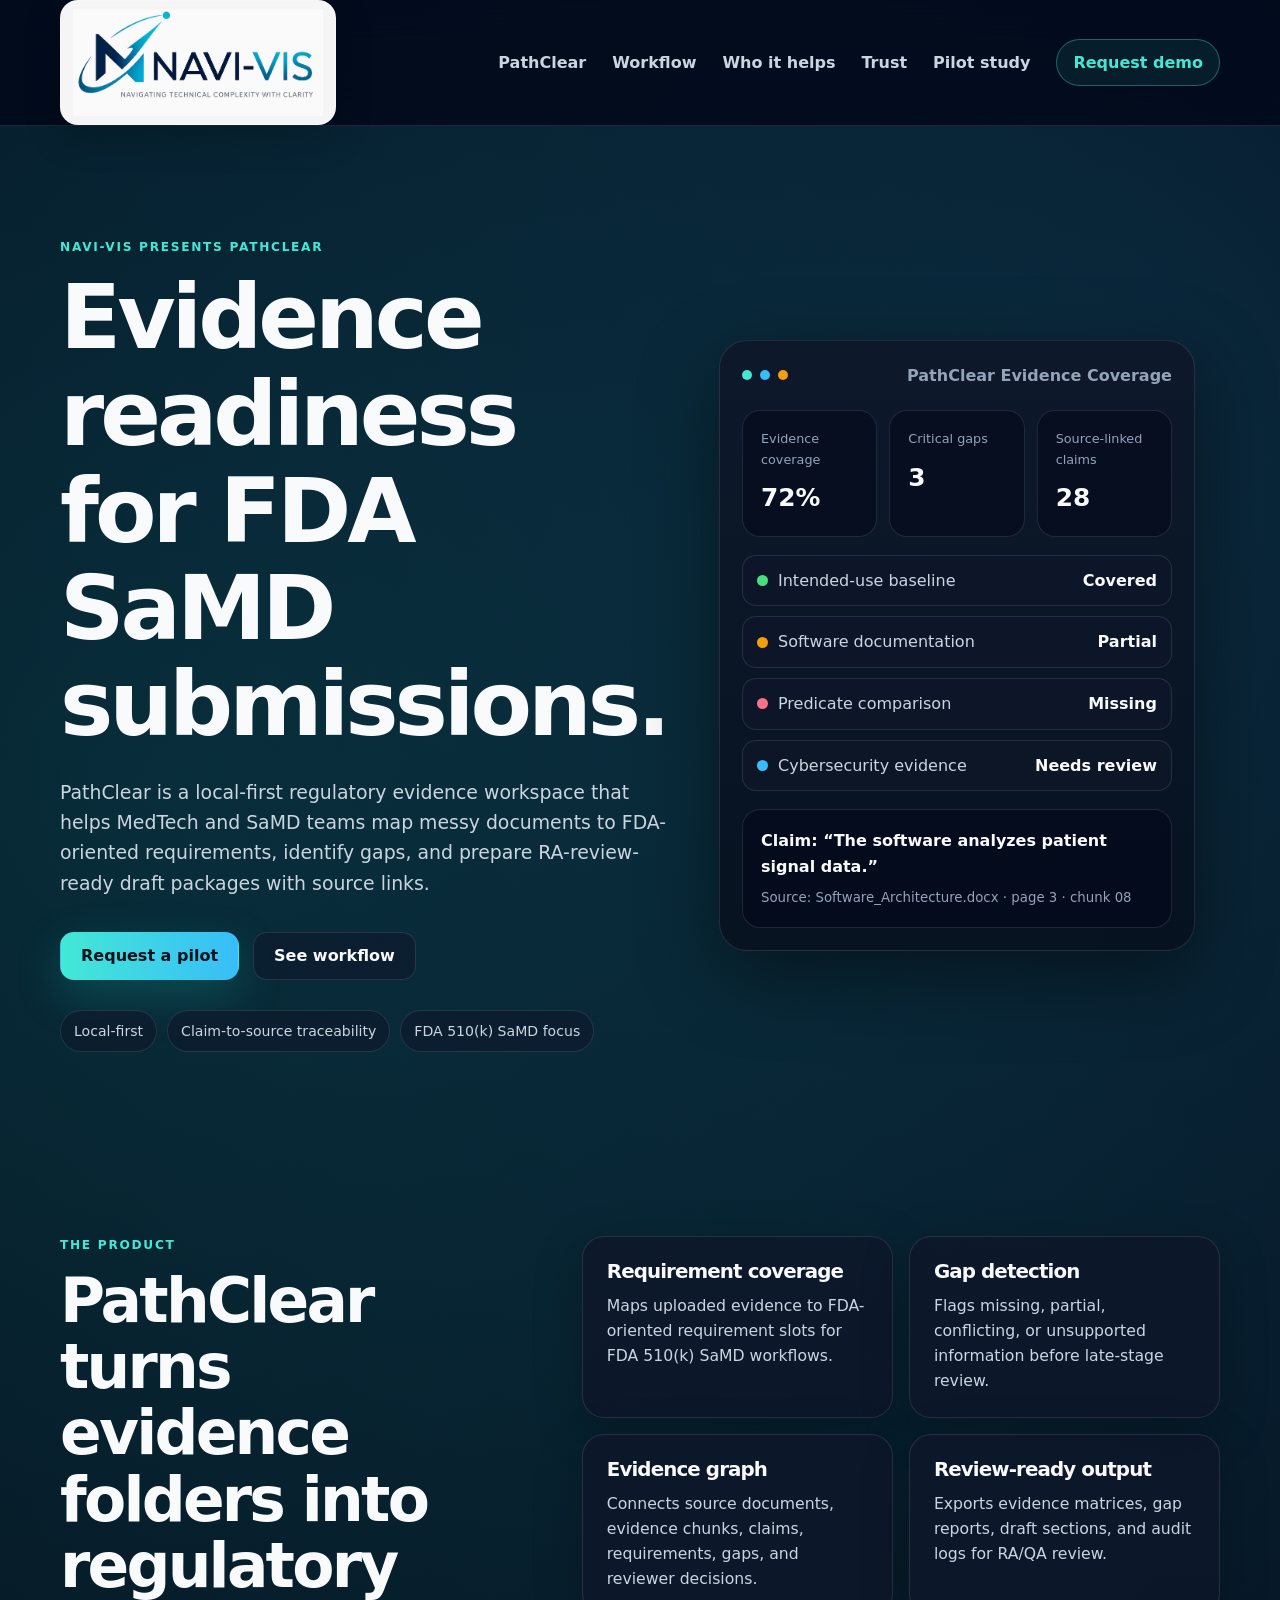
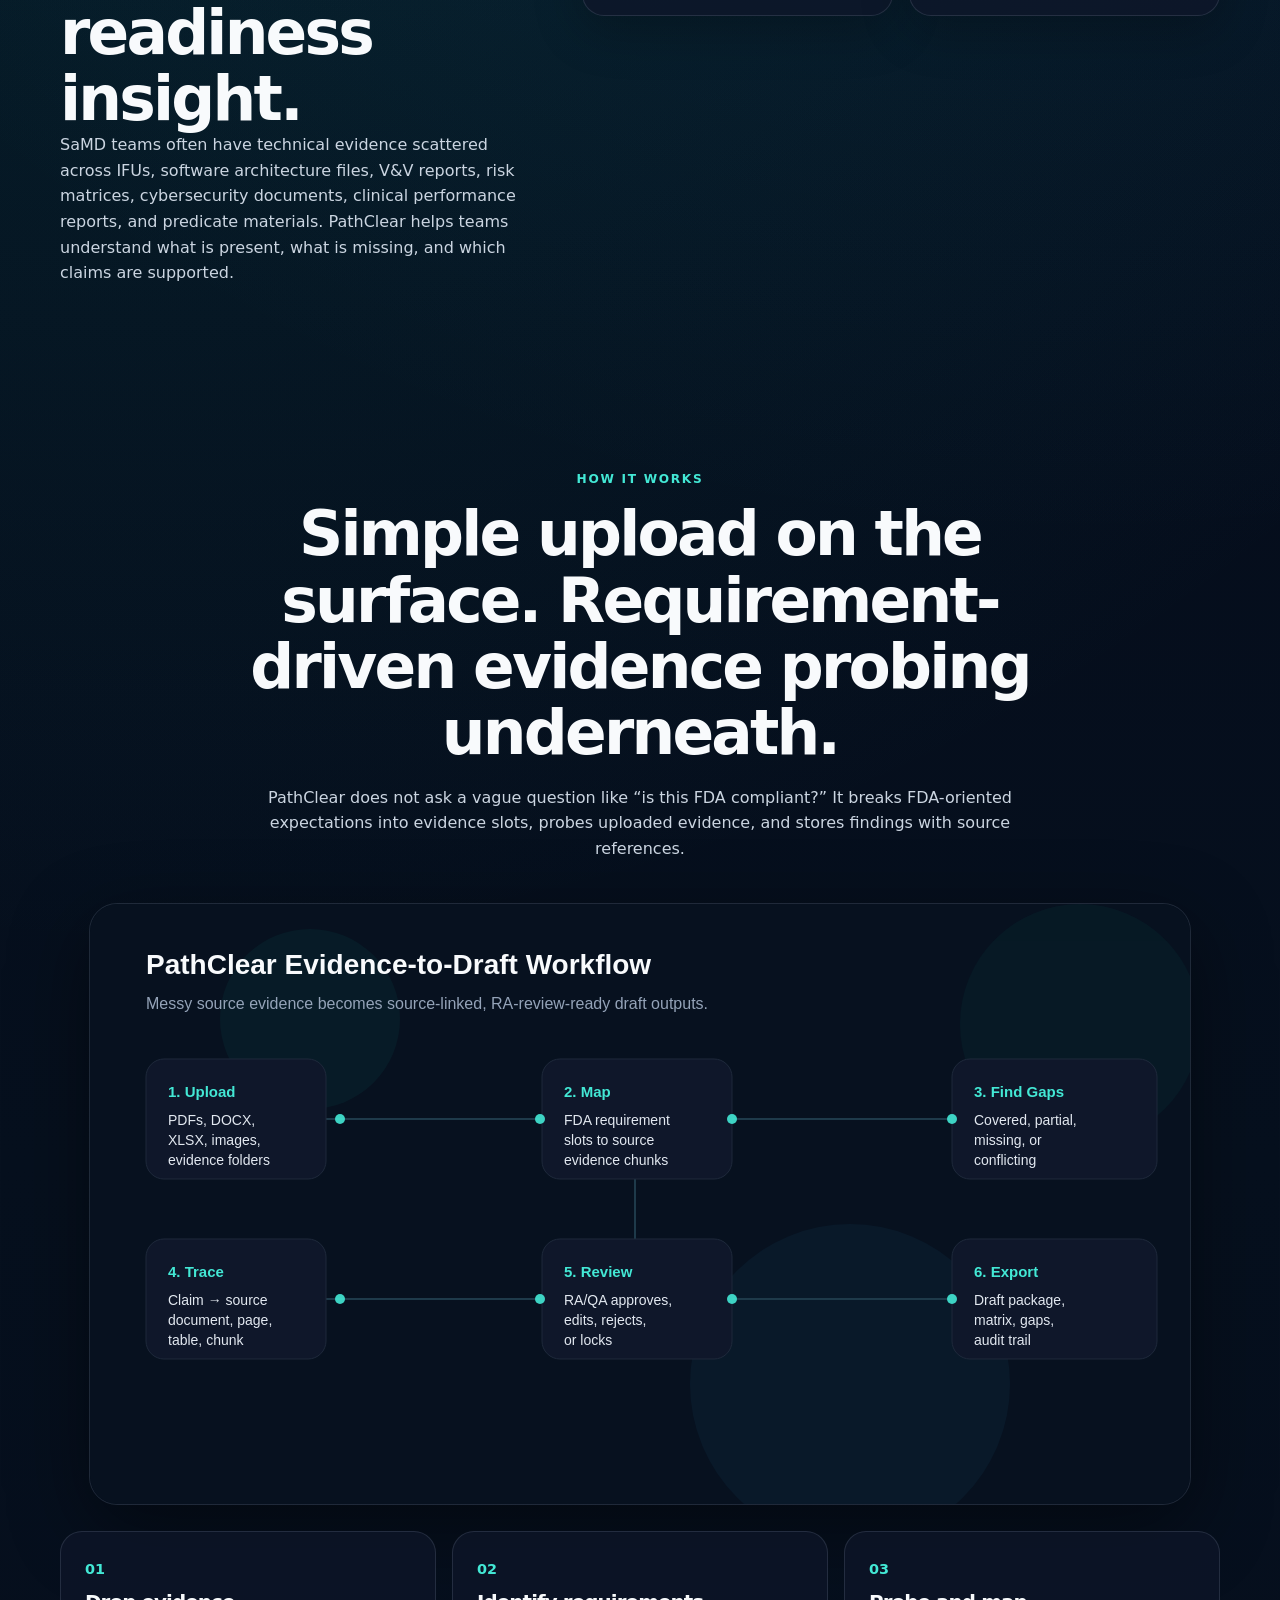
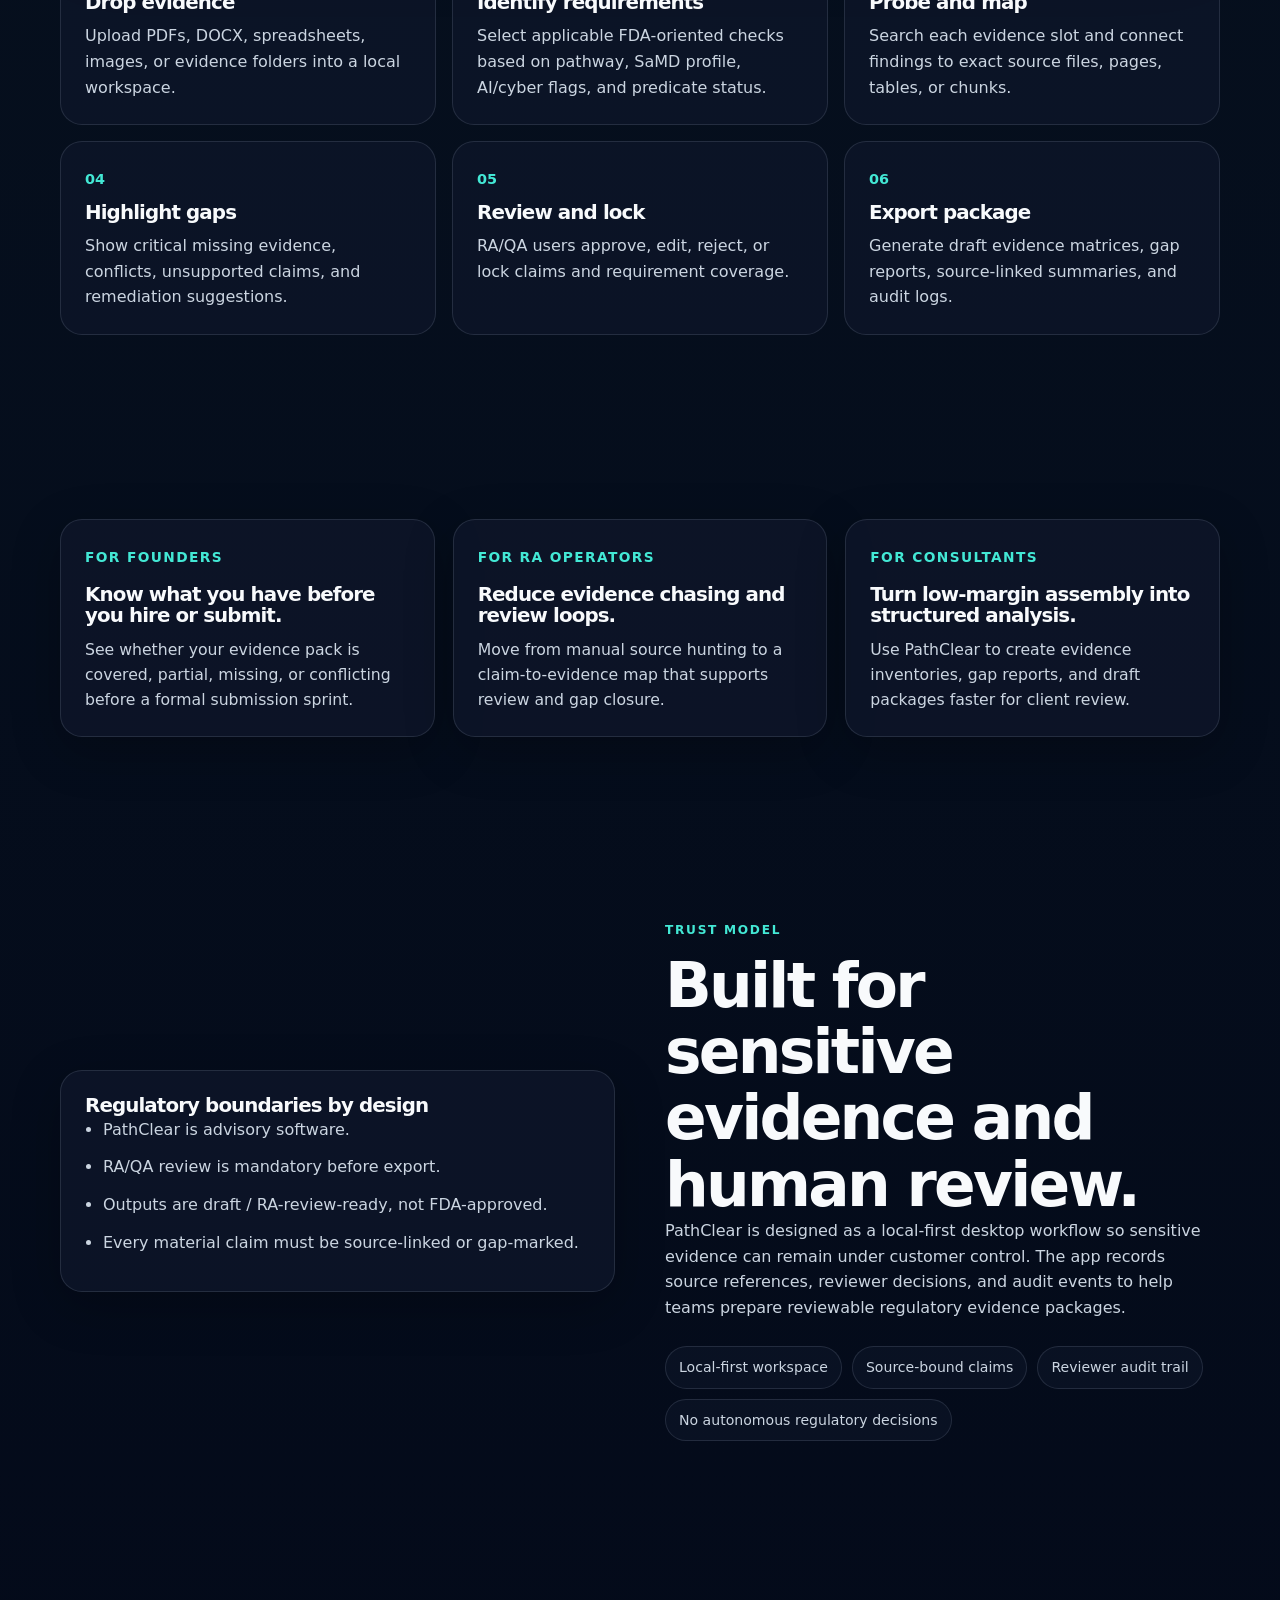
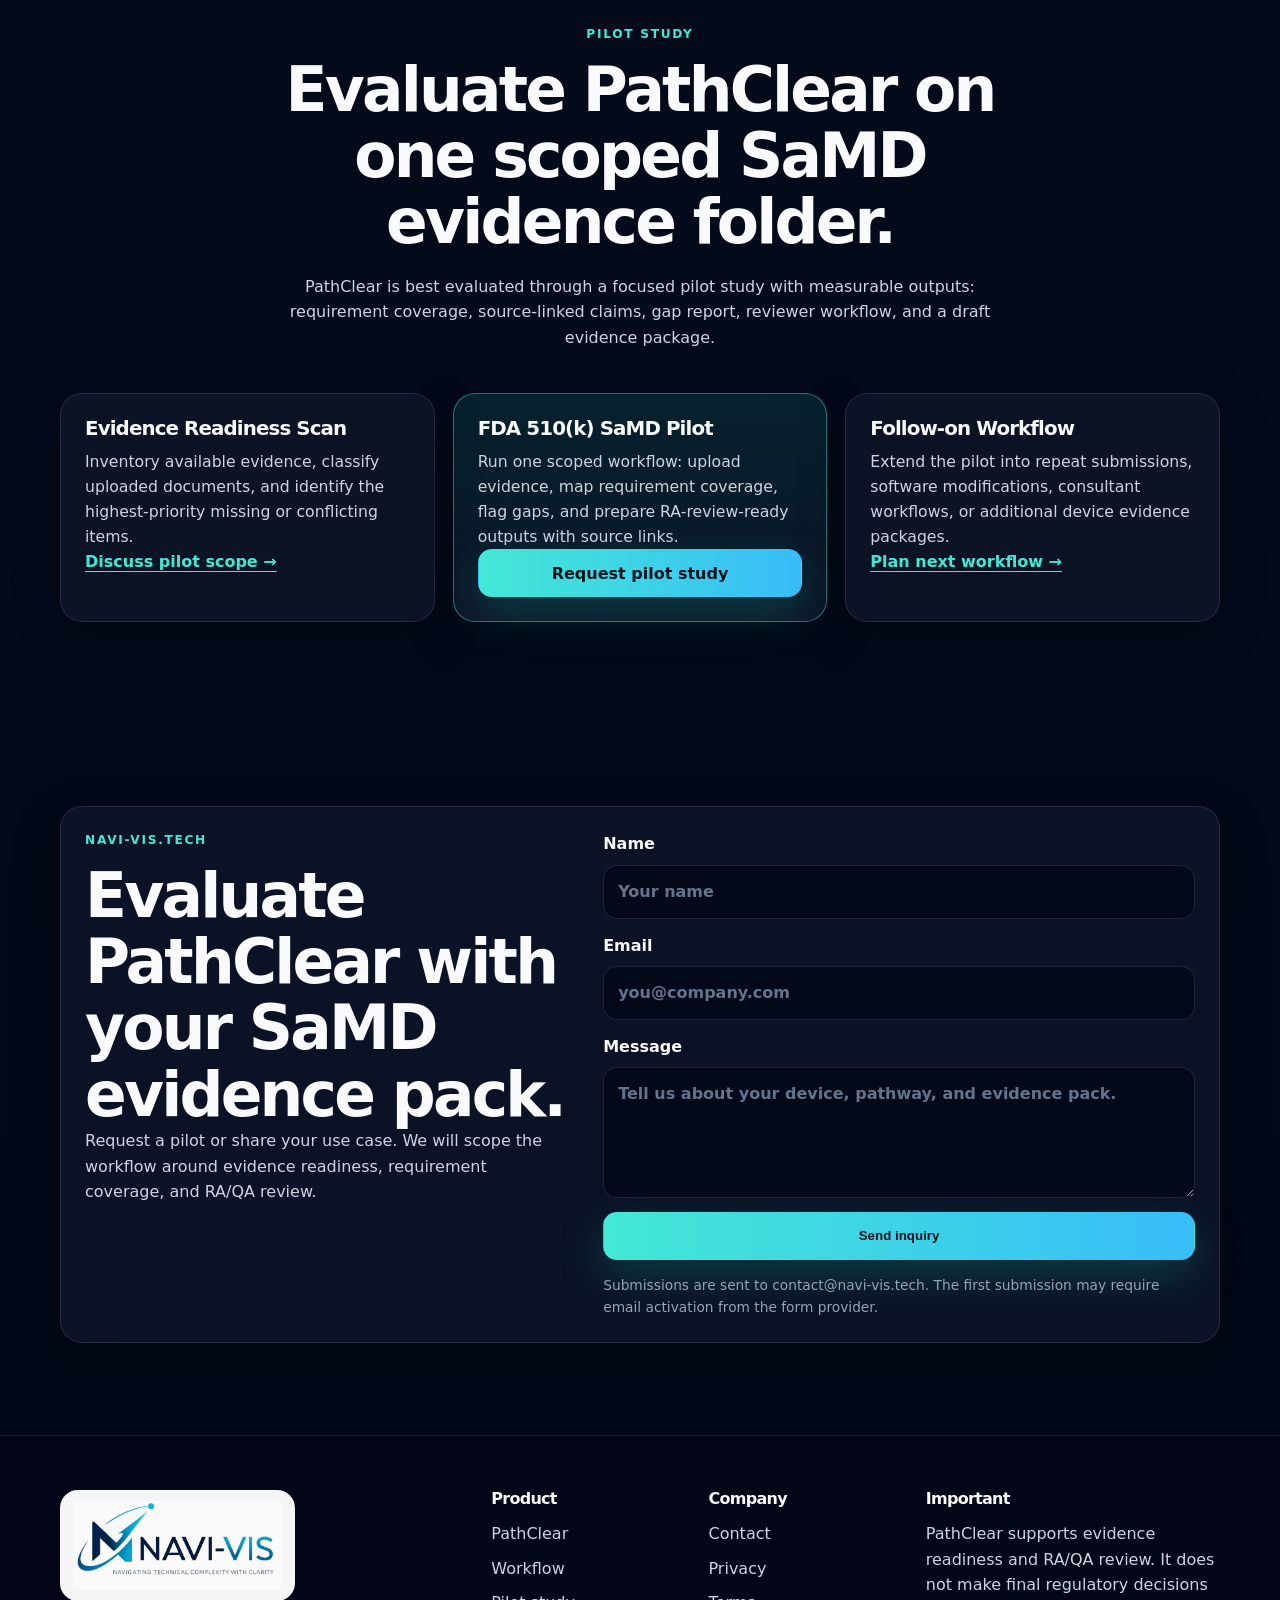
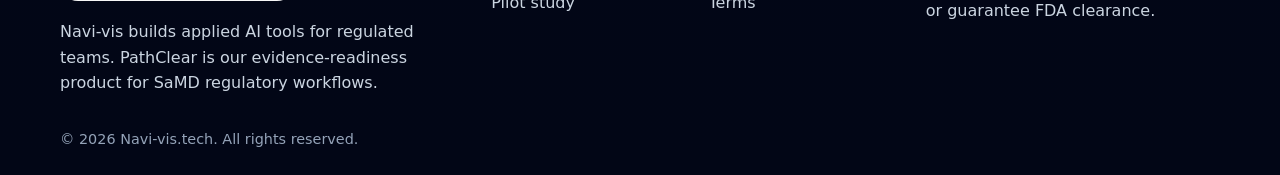
<file: index.html>
<!doctype html>
<html lang="en">
<head>
  <meta charset="utf-8" />
  <meta name="viewport" content="width=device-width, initial-scale=1" />
  <title>Navi-vis.tech | PathClear for FDA SaMD Evidence Readiness</title>
  <meta name="description" content="Navi-vis builds PathClear, a local-first regulatory evidence workspace for FDA 510(k) SaMD readiness, claim-to-source traceability, gap reports, and RA-review-ready draft packages." />
  <meta property="og:title" content="Navi-vis.tech | PathClear" />
  <meta property="og:description" content="Upload your SaMD evidence. PathClear maps it to FDA-oriented requirements, flags gaps, and produces RA-review-ready draft packages with source links." />
  <meta property="og:type" content="website" />
  <meta name="theme-color" content="#020617" />
  <link rel="icon" href="assets/favicon.png" type="image/png" />
  <link rel="stylesheet" href="styles.css" />
</head>
<body>
  <header class="site-header" id="top">
    <nav class="nav container" aria-label="Primary navigation">
      <a href="#top" class="brand" aria-label="Navi-vis.tech home">
        <img src="assets/navi-vis-logo.png" alt="Navi-vis.tech" />
      </a>
      <button class="nav-toggle" aria-label="Open navigation" aria-expanded="false">☰</button>
      <div class="nav-links">
        <a href="#pathclear">PathClear</a>
        <a href="#workflow">Workflow</a>
        <a href="#buyers">Who it helps</a>
        <a href="#security">Trust</a>
        <a href="#pilot">Pilot study</a>
        <a href="#contact" class="nav-cta">Request demo</a>
      </div>
    </nav>
  </header>

  <main>
    <section class="hero section">
      <div class="container hero-grid">
        <div class="hero-copy">
          <div class="eyebrow">Navi-vis presents PathClear</div>
          <h1>Evidence readiness for FDA SaMD submissions.</h1>
          <p class="hero-subtitle">PathClear is a local-first regulatory evidence workspace that helps MedTech and SaMD teams map messy documents to FDA-oriented requirements, identify gaps, and prepare RA-review-ready draft packages with source links.</p>
          <div class="hero-actions">
            <a class="button primary" href="#contact">Request a pilot</a>
            <a class="button secondary" href="#workflow">See workflow</a>
          </div>
          <div class="trust-strip" aria-label="Product highlights">
            <span>Local-first</span>
            <span>Claim-to-source traceability</span>
            <span>FDA 510(k) SaMD focus</span>
          </div>
        </div>
        <div class="hero-card" aria-label="PathClear dashboard preview">
          <div class="dashboard-top">
            <span class="dot teal"></span><span class="dot blue"></span><span class="dot amber"></span>
            <span class="dash-title">PathClear Evidence Coverage</span>
          </div>
          <div class="score-panel">
            <div>
              <span class="label">Evidence coverage</span>
              <strong>72%</strong>
            </div>
            <div>
              <span class="label">Critical gaps</span>
              <strong>3</strong>
            </div>
            <div>
              <span class="label">Source-linked claims</span>
              <strong>28</strong>
            </div>
          </div>
          <div class="coverage-list">
            <div class="coverage-row covered"><span></span> Intended-use baseline <b>Covered</b></div>
            <div class="coverage-row partial"><span></span> Software documentation <b>Partial</b></div>
            <div class="coverage-row missing"><span></span> Predicate comparison <b>Missing</b></div>
            <div class="coverage-row warning"><span></span> Cybersecurity evidence <b>Needs review</b></div>
          </div>
          <div class="source-card">
            <p>Claim: “The software analyzes patient signal data.”</p>
            <small>Source: Software_Architecture.docx · page 3 · chunk 08</small>
          </div>
        </div>
      </div>
    </section>

    <section id="pathclear" class="section product-section">
      <div class="container two-column">
        <div>
          <div class="eyebrow">The product</div>
          <h2>PathClear turns evidence folders into regulatory readiness insight.</h2>
          <p>SaMD teams often have technical evidence scattered across IFUs, software architecture files, V&V reports, risk matrices, cybersecurity documents, clinical performance reports, and predicate materials. PathClear helps teams understand what is present, what is missing, and which claims are supported.</p>
        </div>
        <div class="feature-grid">
          <article class="feature-card">
            <h3>Requirement coverage</h3>
            <p>Maps uploaded evidence to FDA-oriented requirement slots for FDA 510(k) SaMD workflows.</p>
          </article>
          <article class="feature-card">
            <h3>Gap detection</h3>
            <p>Flags missing, partial, conflicting, or unsupported information before late-stage review.</p>
          </article>
          <article class="feature-card">
            <h3>Evidence graph</h3>
            <p>Connects source documents, evidence chunks, claims, requirements, gaps, and reviewer decisions.</p>
          </article>
          <article class="feature-card">
            <h3>Review-ready output</h3>
            <p>Exports evidence matrices, gap reports, draft sections, and audit logs for RA/QA review.</p>
          </article>
        </div>
      </div>
    </section>

    <section id="workflow" class="section workflow-section">
      <div class="container">
        <div class="section-heading">
          <div class="eyebrow">How it works</div>
          <h2>Simple upload on the surface. Requirement-driven evidence probing underneath.</h2>
          <p>PathClear does not ask a vague question like “is this FDA compliant?” It breaks FDA-oriented expectations into evidence slots, probes uploaded evidence, and stores findings with source references.</p>
        </div>
        <img class="flow-image" src="assets/pathclear-flow.svg" alt="PathClear workflow diagram" />
        <div class="steps">
          <article><strong>01</strong><h3>Drop evidence</h3><p>Upload PDFs, DOCX, spreadsheets, images, or evidence folders into a local workspace.</p></article>
          <article><strong>02</strong><h3>Identify requirements</h3><p>Select applicable FDA-oriented checks based on pathway, SaMD profile, AI/cyber flags, and predicate status.</p></article>
          <article><strong>03</strong><h3>Probe and map</h3><p>Search each evidence slot and connect findings to exact source files, pages, tables, or chunks.</p></article>
          <article><strong>04</strong><h3>Highlight gaps</h3><p>Show critical missing evidence, conflicts, unsupported claims, and remediation suggestions.</p></article>
          <article><strong>05</strong><h3>Review and lock</h3><p>RA/QA users approve, edit, reject, or lock claims and requirement coverage.</p></article>
          <article><strong>06</strong><h3>Export package</h3><p>Generate draft evidence matrices, gap reports, source-linked summaries, and audit logs.</p></article>
        </div>
      </div>
    </section>

    <section id="buyers" class="section buyers-section">
      <div class="container three-column">
        <article class="persona-card">
          <span>For founders</span>
          <h3>Know what you have before you hire or submit.</h3>
          <p>See whether your evidence pack is covered, partial, missing, or conflicting before a formal submission sprint.</p>
        </article>
        <article class="persona-card">
          <span>For RA operators</span>
          <h3>Reduce evidence chasing and review loops.</h3>
          <p>Move from manual source hunting to a claim-to-evidence map that supports review and gap closure.</p>
        </article>
        <article class="persona-card">
          <span>For consultants</span>
          <h3>Turn low-margin assembly into structured analysis.</h3>
          <p>Use PathClear to create evidence inventories, gap reports, and draft packages faster for client review.</p>
        </article>
      </div>
    </section>

    <section id="security" class="section trust-section">
      <div class="container two-column reverse">
        <div class="trust-card">
          <h3>Regulatory boundaries by design</h3>
          <ul>
            <li>PathClear is advisory software.</li>
            <li>RA/QA review is mandatory before export.</li>
            <li>Outputs are draft / RA-review-ready, not FDA-approved.</li>
            <li>Every material claim must be source-linked or gap-marked.</li>
          </ul>
        </div>
        <div>
          <div class="eyebrow">Trust model</div>
          <h2>Built for sensitive evidence and human review.</h2>
          <p>PathClear is designed as a local-first desktop workflow so sensitive evidence can remain under customer control. The app records source references, reviewer decisions, and audit events to help teams prepare reviewable regulatory evidence packages.</p>
          <div class="pill-row">
            <span>Local-first workspace</span>
            <span>Source-bound claims</span>
            <span>Reviewer audit trail</span>
            <span>No autonomous regulatory decisions</span>
          </div>
        </div>
      </div>
    </section>

    <section id="pilot" class="section pilot-section">
      <div class="container">
        <div class="section-heading narrow">
          <div class="eyebrow">Pilot study</div>
          <h2>Evaluate PathClear on one scoped SaMD evidence folder.</h2>
          <p>PathClear is best evaluated through a focused pilot study with measurable outputs: requirement coverage, source-linked claims, gap report, reviewer workflow, and a draft evidence package.</p>
        </div>
        <div class="pilot-grid">
          <article class="pilot-card">
            <h3>Evidence Readiness Scan</h3>
            <p>Inventory available evidence, classify uploaded documents, and identify the highest-priority missing or conflicting items.</p>
            <a href="#contact" class="text-link">Discuss pilot scope →</a>
          </article>
          <article class="pilot-card highlighted">
            <h3>FDA 510(k) SaMD Pilot</h3>
            <p>Run one scoped workflow: upload evidence, map requirement coverage, flag gaps, and prepare RA-review-ready outputs with source links.</p>
            <a href="#contact" class="button primary full">Request pilot study</a>
          </article>
          <article class="pilot-card">
            <h3>Follow-on Workflow</h3>
            <p>Extend the pilot into repeat submissions, software modifications, consultant workflows, or additional device evidence packages.</p>
            <a href="#contact" class="text-link">Plan next workflow →</a>
          </article>
        </div>
      </div>
    </section>

    <section id="contact" class="section contact-section">
      <div class="container contact-card">
        <div>
          <div class="eyebrow">Navi-vis.tech</div>
          <h2>Evaluate PathClear with your SaMD evidence pack.</h2>
          <p>Request a pilot or share your use case. We will scope the workflow around evidence readiness, requirement coverage, and RA/QA review.</p>
        </div>
        <form class="contact-form" action="https://formsubmit.co/contact@navi-vis.tech" method="POST">
          <input type="hidden" name="_subject" value="New Navi-vis / PathClear pilot inquiry" />
          <input type="hidden" name="_template" value="table" />
          <input type="hidden" name="_captcha" value="false" />
          <input type="hidden" name="_next" value="https://navi-vis.tech/thank-you.html" />
          <input type="text" name="_honey" class="hidden-field" tabindex="-1" autocomplete="off" />
          <label>
            Name
            <input type="text" name="name" placeholder="Your name" required />
          </label>
          <label>
            Email
            <input type="email" name="email" placeholder="you@company.com" required />
          </label>
          <label>
            Message
            <textarea name="message" rows="4" placeholder="Tell us about your device, pathway, and evidence pack." required></textarea>
          </label>
          <button class="button primary" type="submit">Send inquiry</button>
          <p class="form-note">Submissions are sent to <a href="mailto:contact@navi-vis.tech">contact@navi-vis.tech</a>. The first submission may require email activation from the form provider.</p>
        </form>
      </div>
    </section>
  </main>

  <footer class="site-footer">
    <div class="container footer-grid">
      <div>
        <img src="assets/navi-vis-logo.png" alt="Navi-vis.tech" class="footer-logo" />
        <p>Navi-vis builds applied AI tools for regulated teams. PathClear is our evidence-readiness product for SaMD regulatory workflows.</p>
      </div>
      <div>
        <h4>Product</h4>
        <a href="#pathclear">PathClear</a>
        <a href="#workflow">Workflow</a>
        <a href="#pilot">Pilot study</a>
      </div>
      <div>
        <h4>Company</h4>
        <a href="#contact">Contact</a>
        <a href="privacy.html">Privacy</a>
        <a href="terms.html">Terms</a>
      </div>
      <div>
        <h4>Important</h4>
        <p>PathClear supports evidence readiness and RA/QA review. It does not make final regulatory decisions or guarantee FDA clearance.</p>
      </div>
    </div>
    <div class="container legal-line">© <span id="year"></span> Navi-vis.tech. All rights reserved.</div>
  </footer>

  <script src="script.js"></script>
</body>
</html>
</file>
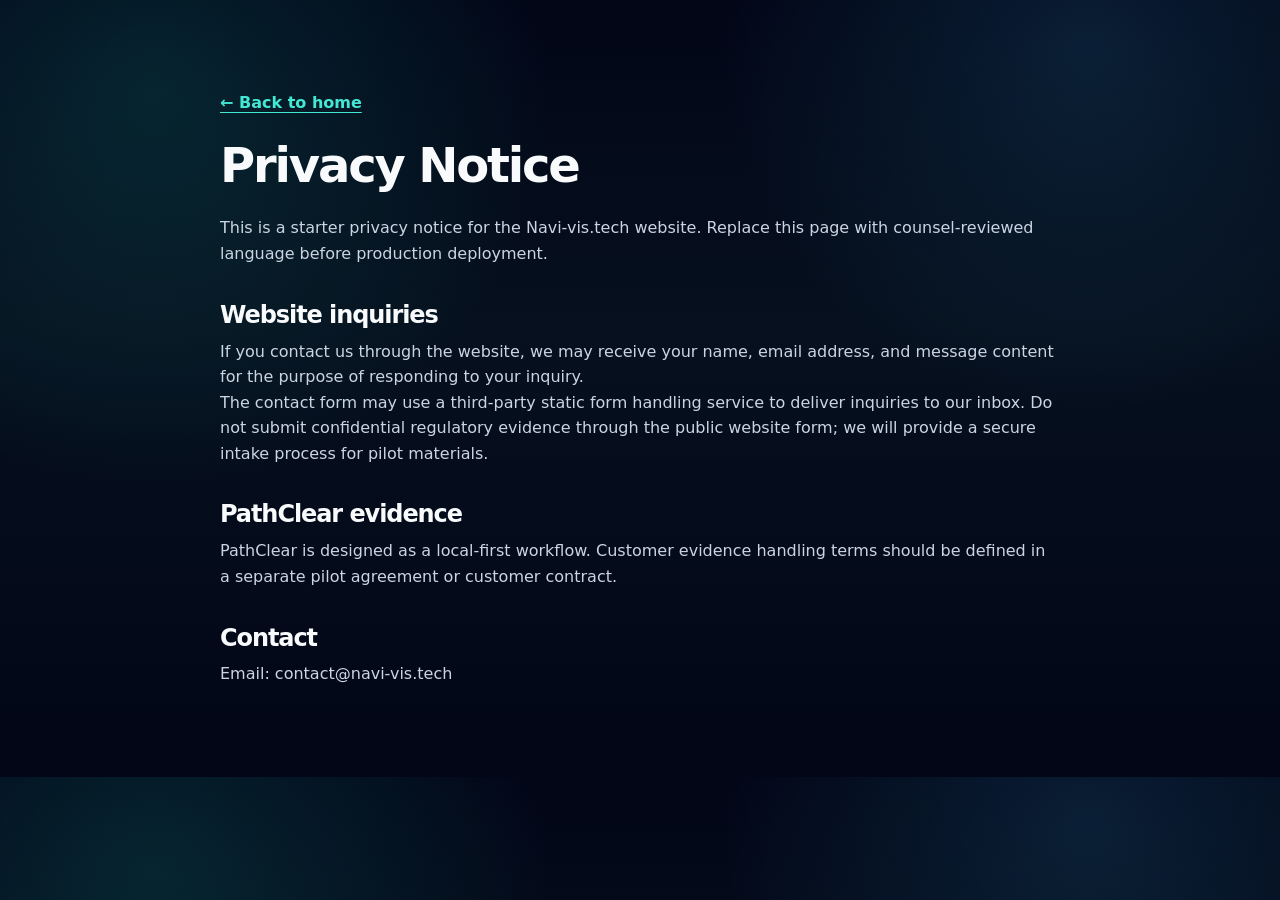
<file: privacy.html>
<!doctype html>
<html lang="en">
<head>
  <meta charset="utf-8" />
  <meta name="viewport" content="width=device-width, initial-scale=1" />
  <title>Privacy | Navi-vis.tech</title>
  <link rel="icon" href="assets/favicon.png" type="image/png" />
  <link rel="stylesheet" href="styles.css" />
</head>
<body>
  <main class="legal-page container">
    <a href="index.html" class="text-link">← Back to home</a>
    <h1>Privacy Notice</h1>
    <p>This is a starter privacy notice for the Navi-vis.tech website. Replace this page with counsel-reviewed language before production deployment.</p>
    <h2>Website inquiries</h2>
    <p>If you contact us through the website, we may receive your name, email address, and message content for the purpose of responding to your inquiry.</p>
    <p>The contact form may use a third-party static form handling service to deliver inquiries to our inbox. Do not submit confidential regulatory evidence through the public website form; we will provide a secure intake process for pilot materials.</p>
    <h2>PathClear evidence</h2>
    <p>PathClear is designed as a local-first workflow. Customer evidence handling terms should be defined in a separate pilot agreement or customer contract.</p>
    <h2>Contact</h2>
    <p>Email: contact@navi-vis.tech</p>
  </main>
</body>
</html>
</file>
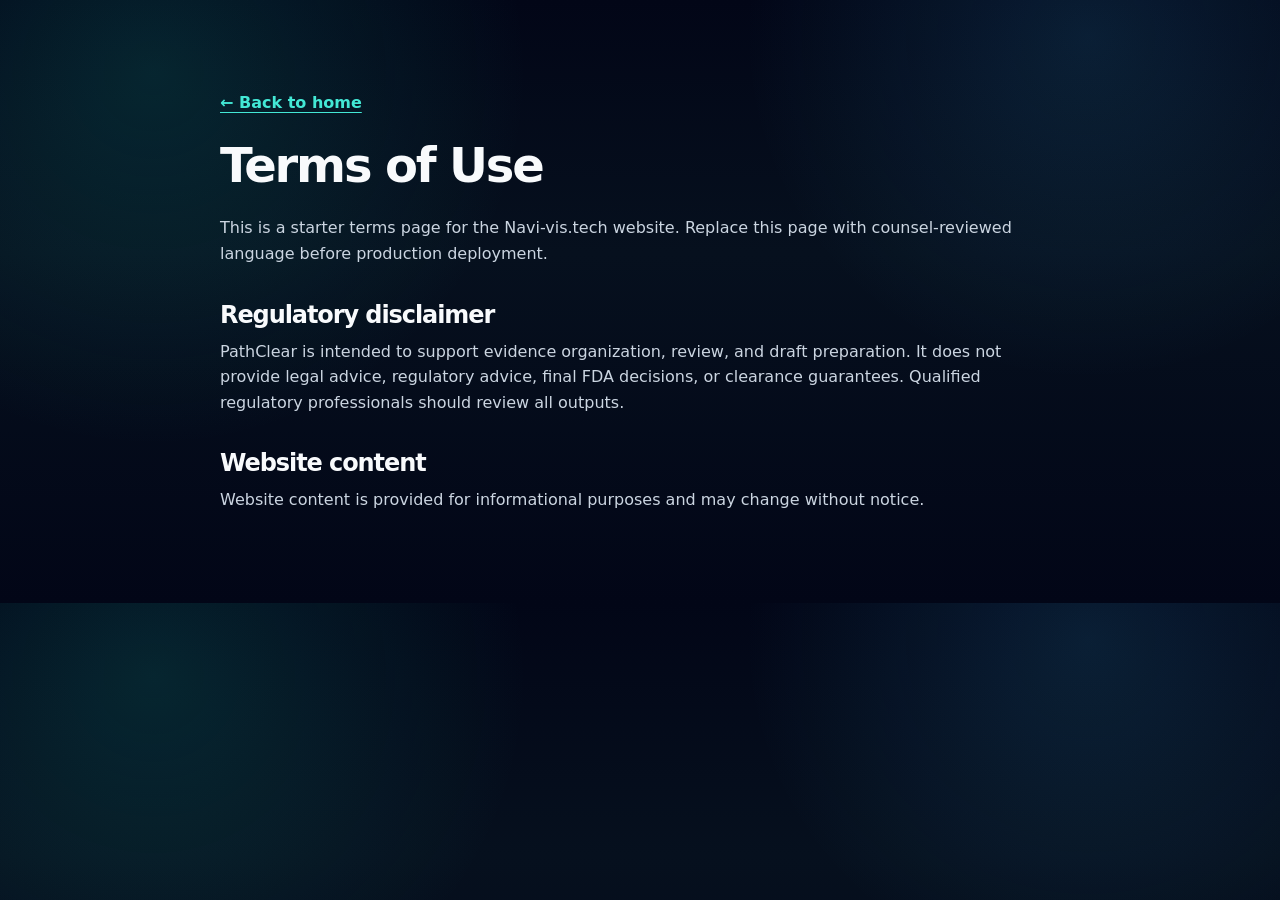
<file: terms.html>
<!doctype html>
<html lang="en">
<head>
  <meta charset="utf-8" />
  <meta name="viewport" content="width=device-width, initial-scale=1" />
  <title>Terms | Navi-vis.tech</title>
  <link rel="icon" href="assets/favicon.png" type="image/png" />
  <link rel="stylesheet" href="styles.css" />
</head>
<body>
  <main class="legal-page container">
    <a href="index.html" class="text-link">← Back to home</a>
    <h1>Terms of Use</h1>
    <p>This is a starter terms page for the Navi-vis.tech website. Replace this page with counsel-reviewed language before production deployment.</p>
    <h2>Regulatory disclaimer</h2>
    <p>PathClear is intended to support evidence organization, review, and draft preparation. It does not provide legal advice, regulatory advice, final FDA decisions, or clearance guarantees. Qualified regulatory professionals should review all outputs.</p>
    <h2>Website content</h2>
    <p>Website content is provided for informational purposes and may change without notice.</p>
  </main>
</body>
</html>
</file>
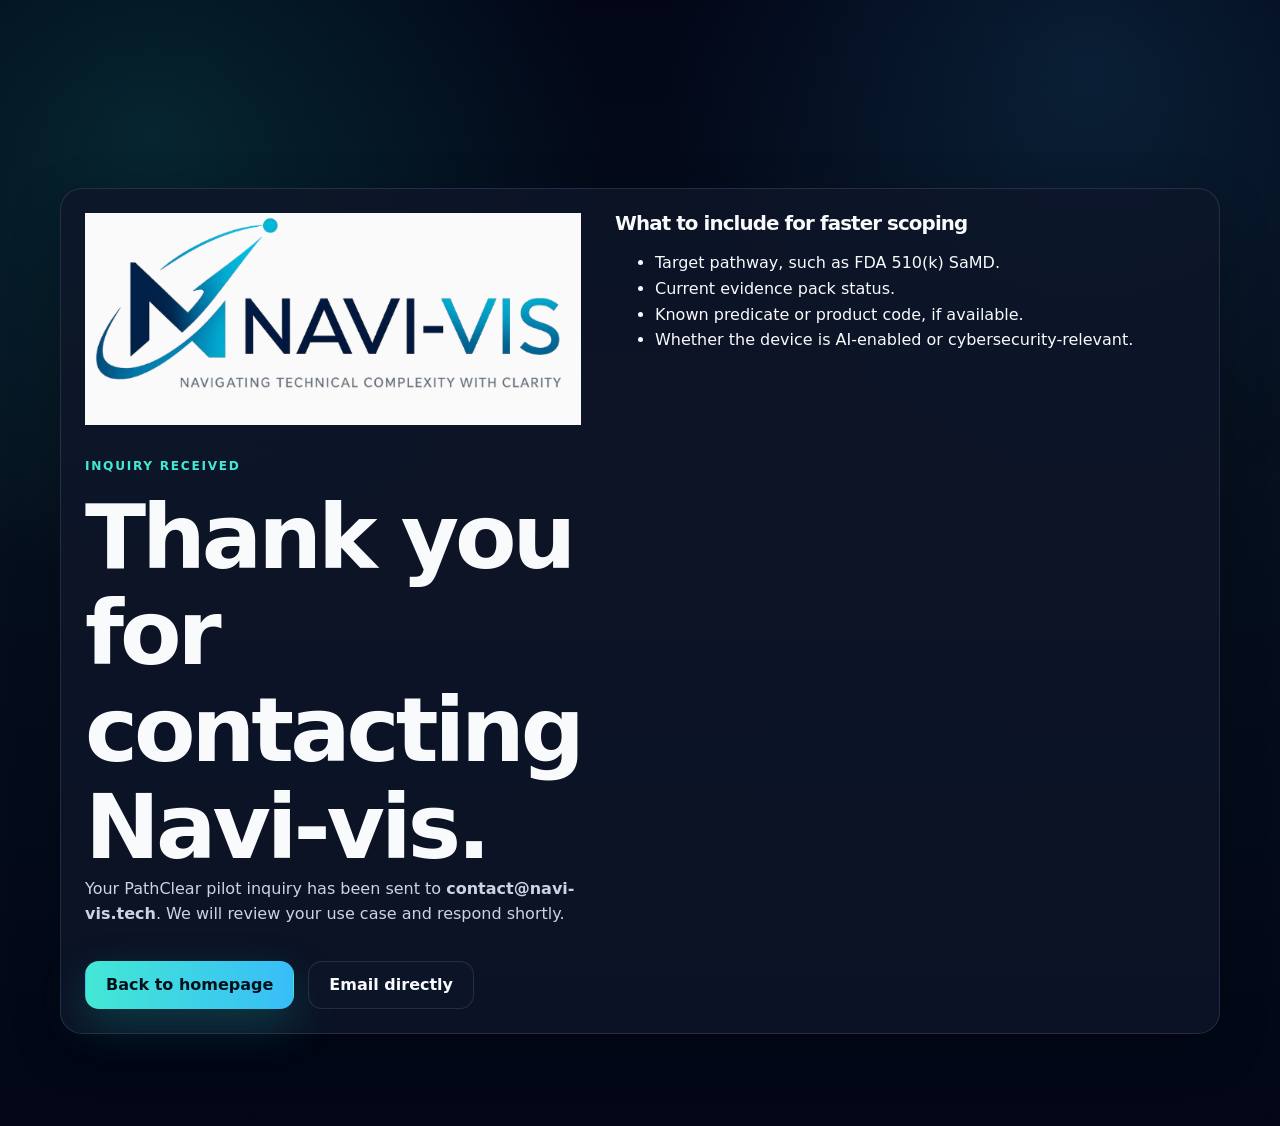
<file: thank-you.html>
<!DOCTYPE html>
<html lang="en">
<head>
  <meta charset="UTF-8" />
  <meta name="viewport" content="width=device-width, initial-scale=1.0" />
  <title>Thank you | Navi-vis.tech</title>
  <link rel="icon" href="assets/favicon.png" />
  <link rel="stylesheet" href="styles.css" />
</head>
<body>
  <main class="section">
    <div class="container contact-card" style="margin-top: 6rem;">
      <div>
        <img src="assets/navi-vis-logo.png" alt="Navi-vis.tech" class="nav-logo" />
        <div class="eyebrow" style="margin-top: 2rem;">Inquiry received</div>
        <h1>Thank you for contacting Navi-vis.</h1>
        <p>Your PathClear pilot inquiry has been sent to <strong>contact@navi-vis.tech</strong>. We will review your use case and respond shortly.</p>
        <div class="hero-actions">
          <a class="button primary" href="index.html">Back to homepage</a>
          <a class="button secondary" href="mailto:contact@navi-vis.tech">Email directly</a>
        </div>
      </div>
      <div class="card dark-card">
        <h3>What to include for faster scoping</h3>
        <ul class="clean-list">
          <li>Target pathway, such as FDA 510(k) SaMD.</li>
          <li>Current evidence pack status.</li>
          <li>Known predicate or product code, if available.</li>
          <li>Whether the device is AI-enabled or cybersecurity-relevant.</li>
        </ul>
      </div>
    </div>
  </main>
</body>
</html>
</file>
<file: styles.css>
:root {
  --bg: #020617;
  --bg-2: #07111f;
  --card: rgba(15, 23, 42, 0.78);
  --card-strong: rgba(15, 23, 42, 0.96);
  --border: rgba(148, 163, 184, 0.18);
  --muted: #94a3b8;
  --text: #f8fafc;
  --text-2: #cbd5e1;
  --teal: #43e8d5;
  --cyan: #38bdf8;
  --amber: #f59e0b;
  --red: #fb7185;
  --green: #4ade80;
  --shadow: 0 24px 80px rgba(0, 0, 0, 0.45);
  --radius: 22px;
  font-family: Inter, ui-sans-serif, system-ui, -apple-system, BlinkMacSystemFont, "Segoe UI", sans-serif;
}

* { box-sizing: border-box; }
html { scroll-behavior: smooth; }
body {
  margin: 0;
  background:
    radial-gradient(circle at 12% 12%, rgba(20, 184, 166, 0.16), transparent 30%),
    radial-gradient(circle at 85% 6%, rgba(56, 189, 248, 0.13), transparent 28%),
    linear-gradient(180deg, #020617 0%, #06101e 42%, #020617 100%);
  color: var(--text);
  line-height: 1.6;
}

a { color: inherit; text-decoration: none; }
img { max-width: 100%; display: block; }
.container { width: min(1160px, calc(100% - 40px)); margin: 0 auto; }
.section { padding: 92px 0; }

.site-header {
  position: sticky;
  top: 0;
  z-index: 20;
  backdrop-filter: blur(18px);
  background: rgba(2, 6, 23, 0.76);
  border-bottom: 1px solid var(--border);
}
.nav {
  display: flex;
  align-items: center;
  justify-content: space-between;
  min-height: 92px;
}
.brand {
  display: inline-flex;
  align-items: center;
  padding: 8px 12px;
  border-radius: 18px;
  background: rgba(255, 255, 255, 0.96);
  border: 1px solid rgba(255, 255, 255, 0.18);
  box-shadow: 0 12px 38px rgba(0, 0, 0, 0.18);
}
.brand img { width: 250px; height: auto; }
.nav-links { display: flex; align-items: center; gap: 26px; color: var(--text-2); font-weight: 650; }
.nav-links a:hover { color: var(--teal); }
.nav-cta {
  padding: 10px 16px;
  border: 1px solid rgba(67, 232, 213, 0.35);
  border-radius: 999px;
  color: var(--teal) !important;
  background: rgba(67, 232, 213, 0.08);
}
.nav-toggle { display: none; }

.hero { padding-top: 112px; }
.hero-grid {
  display: grid;
  grid-template-columns: 1.05fr 0.95fr;
  gap: 52px;
  align-items: center;
}
.eyebrow {
  color: var(--teal);
  font-weight: 800;
  letter-spacing: 0.14em;
  font-size: 0.76rem;
  text-transform: uppercase;
  margin-bottom: 12px;
}
h1, h2, h3, h4 { line-height: 1.08; margin: 0; letter-spacing: -0.045em; }
h1 { font-size: clamp(3rem, 7vw, 5.8rem); max-width: 780px; }
h2 { font-size: clamp(2.2rem, 4.8vw, 4.2rem); }
h3 { font-size: 1.24rem; }
p { color: var(--text-2); margin: 0; }
.hero-subtitle { margin-top: 24px; font-size: 1.18rem; max-width: 680px; }
.hero-actions { display: flex; flex-wrap: wrap; gap: 14px; margin-top: 34px; }
.button {
  display: inline-flex;
  align-items: center;
  justify-content: center;
  min-height: 48px;
  padding: 0 20px;
  border-radius: 14px;
  font-weight: 800;
  border: 1px solid transparent;
  transition: transform 180ms ease, box-shadow 180ms ease, border-color 180ms ease;
}
.button:hover { transform: translateY(-2px); }
.button.primary {
  color: #02111b;
  background: linear-gradient(90deg, var(--teal), var(--cyan));
  box-shadow: 0 16px 44px rgba(20, 184, 166, 0.25);
}
.button.secondary {
  color: var(--text);
  border-color: var(--border);
  background: rgba(15, 23, 42, 0.58);
}
.button.full { width: 100%; }
.trust-strip { display: flex; flex-wrap: wrap; gap: 10px; margin-top: 30px; }
.trust-strip span, .pill-row span {
  color: var(--text-2);
  border: 1px solid var(--border);
  background: rgba(15, 23, 42, 0.58);
  border-radius: 999px;
  padding: 9px 13px;
  font-size: 0.88rem;
}

.hero-card {
  border: 1px solid var(--border);
  background: linear-gradient(180deg, rgba(15, 23, 42, 0.92), rgba(7, 17, 31, 0.92));
  border-radius: 28px;
  padding: 22px;
  box-shadow: var(--shadow);
}
.dashboard-top { display: flex; align-items: center; gap: 8px; color: var(--muted); font-weight: 700; }
.dot { width: 10px; height: 10px; border-radius: 999px; display: inline-block; }
.dot.teal { background: var(--teal); }
.dot.blue { background: var(--cyan); }
.dot.amber { background: var(--amber); }
.dash-title { margin-left: auto; }
.score-panel {
  display: grid;
  grid-template-columns: repeat(3, 1fr);
  gap: 12px;
  margin-top: 22px;
}
.score-panel > div, .source-card {
  padding: 18px;
  border-radius: 18px;
  background: rgba(2, 6, 23, 0.48);
  border: 1px solid var(--border);
}
.label { display: block; color: var(--muted); font-size: 0.8rem; margin-bottom: 8px; }
.score-panel strong { font-size: 1.55rem; color: var(--text); }
.coverage-list { margin: 18px 0; display: grid; gap: 10px; }
.coverage-row {
  display: flex;
  align-items: center;
  gap: 10px;
  padding: 12px 14px;
  border-radius: 14px;
  background: rgba(15, 23, 42, 0.7);
  color: var(--text-2);
  border: 1px solid var(--border);
}
.coverage-row span { width: 11px; height: 11px; border-radius: 999px; }
.coverage-row b { margin-left: auto; color: var(--text); }
.covered span { background: var(--green); }
.partial span { background: var(--amber); }
.missing span { background: var(--red); }
.warning span { background: var(--cyan); }
.source-card p { color: var(--text); font-weight: 700; }
.source-card small { color: var(--muted); display: block; margin-top: 8px; }

.two-column { display: grid; grid-template-columns: 0.85fr 1.15fr; gap: 50px; align-items: start; }
.two-column.reverse { grid-template-columns: 1fr 1fr; align-items: center; }
.feature-grid { display: grid; grid-template-columns: repeat(2, minmax(0, 1fr)); gap: 16px; }
.feature-card, .persona-card, .pilot-card, .trust-card, .contact-card {
  background: var(--card);
  border: 1px solid var(--border);
  border-radius: var(--radius);
  padding: 24px;
  box-shadow: 0 14px 50px rgba(0, 0, 0, 0.24);
}
.feature-card h3, .persona-card h3, .pilot-card h3 { margin-bottom: 10px; }
.feature-card p, .persona-card p, .pilot-card p { font-size: 0.98rem; }
.section-heading { text-align: center; max-width: 920px; margin: 0 auto 42px; }
.section-heading p { margin: 18px auto 0; max-width: 770px; }
.section-heading.narrow { max-width: 760px; }
.flow-image { border: 1px solid var(--border); border-radius: 28px; box-shadow: var(--shadow); margin: 34px auto 0; }
.steps { display: grid; grid-template-columns: repeat(3, 1fr); gap: 16px; margin-top: 26px; }
.steps article { padding: 24px; background: rgba(15, 23, 42, 0.72); border: 1px solid var(--border); border-radius: var(--radius); }
.steps strong { color: var(--teal); font-size: 0.9rem; }
.steps h3 { margin: 10px 0; }

.three-column { display: grid; grid-template-columns: repeat(3, 1fr); gap: 18px; }
.persona-card span { display: inline-block; margin-bottom: 16px; color: var(--teal); font-weight: 800; font-size: 0.86rem; text-transform: uppercase; letter-spacing: 0.1em; }
.trust-card ul { color: var(--text-2); margin: 0; padding-left: 18px; }
.trust-card li { margin-bottom: 12px; }
.pill-row { display: flex; flex-wrap: wrap; gap: 10px; margin-top: 26px; }
.pilot-grid { display: grid; grid-template-columns: repeat(3, 1fr); gap: 18px; align-items: stretch; }
.pilot-card.highlighted { border-color: rgba(67, 232, 213, 0.45); background: linear-gradient(180deg, rgba(20,184,166,0.14), rgba(15,23,42,0.86)); }
.text-link { color: var(--teal); font-weight: 800; text-decoration: underline; text-decoration-thickness: 1px; text-underline-offset: 4px; }
.contact-card { display: grid; grid-template-columns: 0.9fr 1.1fr; gap: 34px; align-items: start; }
.contact-form { display: grid; gap: 14px; }
.contact-form label { color: var(--text); font-weight: 700; display: grid; gap: 8px; }
input, textarea {
  width: 100%;
  background: rgba(2, 6, 23, 0.72);
  color: var(--text);
  border: 1px solid var(--border);
  border-radius: 14px;
  padding: 13px 14px;
  font: inherit;
}
input::placeholder, textarea::placeholder { color: #64748b; }
.form-note { font-size: 0.86rem; color: var(--muted); }
code { color: var(--teal); }
.site-footer { border-top: 1px solid var(--border); background: rgba(2, 6, 23, 0.72); padding: 54px 0 24px; }
.footer-grid { display: grid; grid-template-columns: 1.5fr 0.7fr 0.7fr 1.1fr; gap: 30px; }
.footer-logo {
  width: 235px;
  margin-bottom: 18px;
  padding: 10px 12px;
  border-radius: 18px;
  background: rgba(255, 255, 255, 0.96);
  border: 1px solid rgba(255, 255, 255, 0.18);
}
.site-footer h4 { margin-bottom: 14px; }
.site-footer a { display: block; color: var(--text-2); margin-bottom: 9px; }
.site-footer a:hover { color: var(--teal); }
.legal-line { color: var(--muted); margin-top: 32px; font-size: 0.9rem; }
.legal-page { padding: 90px 0; max-width: 840px; }
.legal-page h1 { font-size: 3rem; margin: 24px 0; }
.legal-page h2 { font-size: 1.5rem; margin: 36px 0 10px; }

@media (max-width: 940px) {
  .nav-toggle { display: inline-flex; background: transparent; color: var(--text); border: 1px solid var(--border); border-radius: 12px; padding: 9px 12px; }
  .nav-links { position: absolute; top: 92px; left: 20px; right: 20px; display: none; flex-direction: column; align-items: stretch; padding: 20px; border: 1px solid var(--border); border-radius: 18px; background: rgba(2, 6, 23, 0.96); }
  .nav-links.open { display: flex; }
  .hero-grid, .two-column, .two-column.reverse, .contact-card { grid-template-columns: 1fr; }
  .steps, .three-column, .pilot-grid { grid-template-columns: 1fr; }
  .feature-grid { grid-template-columns: 1fr; }
  .score-panel { grid-template-columns: 1fr; }
}

@media (max-width: 560px) {
  .container { width: min(100% - 28px, 1160px); }
  .section { padding: 64px 0; }
  .hero { padding-top: 76px; }
  .brand { padding: 6px 8px; border-radius: 14px; }
  .brand img { width: 184px; }
  h1 { font-size: 2.7rem; }
  h2 { font-size: 2rem; }
}


.hidden-field {
  position: absolute !important;
  left: -9999px !important;
  opacity: 0 !important;
  height: 0 !important;
  width: 0 !important;
  pointer-events: none !important;
}
</file>
